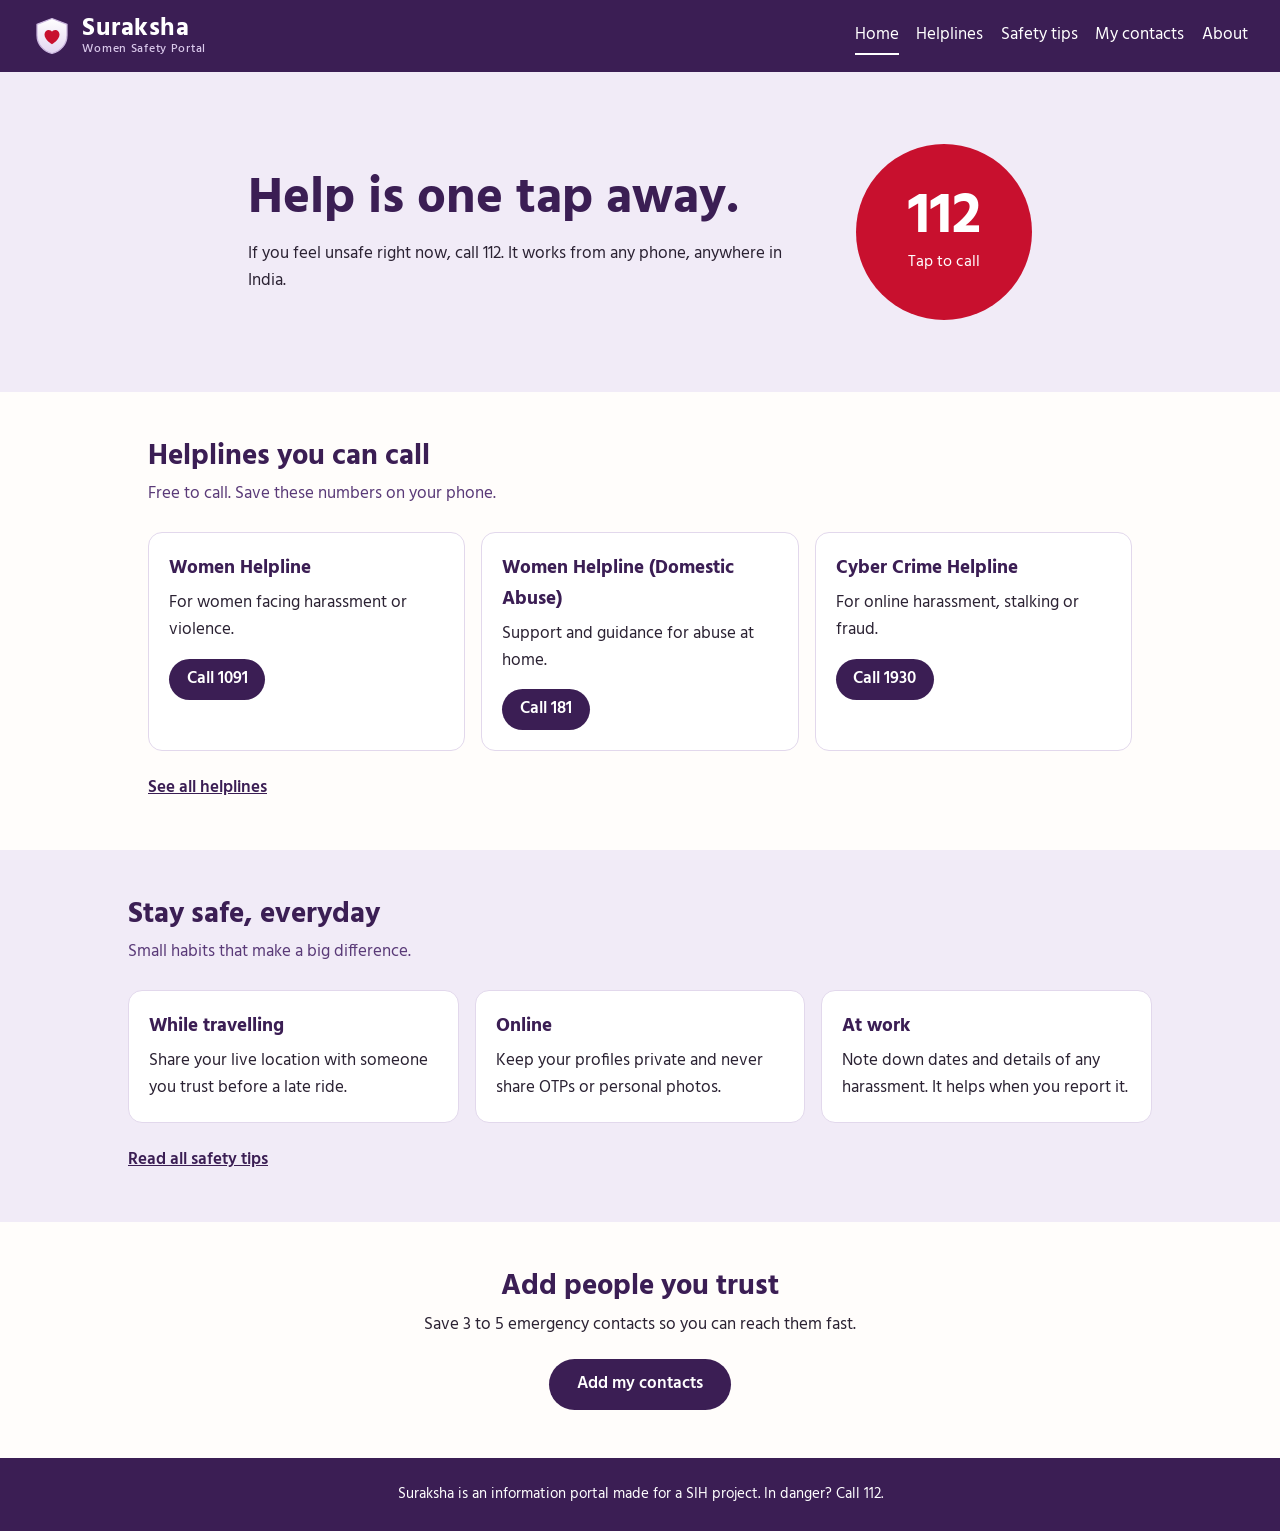
<file: index.html>
<!DOCTYPE html>
<html lang="en">
<head>
  <meta charset="UTF-8">
  <!-- Ye line phone pe sahi size dikhane ke liye zaroori hai -->
  <meta name="viewport" content="width=device-width, initial-scale=1">
  <title>Suraksha | Women Safety Info Portal</title>
  <meta name="description" content="Helpline numbers, safety tips and emergency contacts in one place.">

  <!-- Hind font: English aur Hindi dono ke liye -->
  <link rel="preconnect" href="https://fonts.googleapis.com">
  <link rel="preconnect" href="https://fonts.gstatic.com" crossorigin>
  <link href="https://fonts.googleapis.com/css2?family=Hind:wght@400;500;600;700&display=swap" rel="stylesheet">
  <link rel="stylesheet" href="style.css">
</head>
<body>

  <!-- ===== HEADER / NAVBAR ===== -->
  <header class="site-header">

  <!-- Logo: sabse left mein, nav ke BAHAR -->
  <a href="index.html" class="logo" aria-label="Suraksha home">
    <img src="images/logo.svg" alt="" width="40" height="40">
    <span class="logo-text">
      <span class="logo-name">Suraksha</span>
      <span class="logo-tag">Women Safety Portal</span>
    </span>
  </a>

  <!-- Sirf 5 links nav ke andar -->
  <nav class="nav" aria-label="Main">
    <a href="index.html" class="active">Home</a>
    <a href="helplines.html">Helplines</a>
    <a href="tips.html">Safety tips</a>
    <a href="contacts.html">My contacts</a>
    <a href="about.html">About</a>
  </nav>

</header>

  <main>

    <!-- ===== HERO: sabse zaroori cheez, emergency button ===== -->
    <section class="hero">
      <div class="hero-text">
        <h1>Help is one tap away.</h1>
        <p>If you feel unsafe right now, call 112. It works from any phone, anywhere in India.</p>
      </div>

      <!-- tel: link phone pe seedha dialer khol deta hai -->
      <a href="tel:112" class="sos" aria-label="Call emergency number 112">
        <span class="sos-number">112</span>
        <span class="sos-label">Tap to call</span>
      </a>
    </section>

    <!-- ===== QUICK HELPLINES ===== -->
    <section class="section">
      <h2>Helplines you can call</h2>
      <p class="section-intro">Free to call. Save these numbers on your phone.</p>

      <div class="grid">
        <article class="card">
          <h3>Women Helpline</h3>
          <p>For women facing harassment or violence.</p>
          <a class="call-link" href="tel:1091">Call 1091</a>
        </article>

        <article class="card">
          <h3>Women Helpline (Domestic Abuse)</h3>
          <p>Support and guidance for abuse at home.</p>
          <a class="call-link" href="tel:181">Call 181</a>
        </article>

        <article class="card">
          <h3>Cyber Crime Helpline</h3>
          <p>For online harassment, stalking or fraud.</p>
          <a class="call-link" href="tel:1930">Call 1930</a>
        </article>
      </div>

      <p class="more"><a href="helplines.html">See all helplines</a></p>
    </section>

    <!-- ===== SAFETY TIPS PREVIEW ===== -->
    <section class="section section-tint">
      <h2>Stay safe, everyday</h2>
      <p class="section-intro">Small habits that make a big difference.</p>

      <div class="grid">
        <article class="card">
          <h3>While travelling</h3>
          <p>Share your live location with someone you trust before a late ride.</p>
        </article>

        <article class="card">
          <h3>Online</h3>
          <p>Keep your profiles private and never share OTPs or personal photos.</p>
        </article>

        <article class="card">
          <h3>At work</h3>
          <p>Note down dates and details of any harassment. It helps when you report it.</p>
        </article>
      </div>

      <p class="more"><a href="tips.html">Read all safety tips</a></p>
    </section>

    <!-- ===== EMERGENCY CONTACTS CALL-TO-ACTION ===== -->
    <section class="section cta">
      <h2>Add people you trust</h2>
      <p>Save 3 to 5 emergency contacts so you can reach them fast.</p>
      <a href="contacts.html" class="button">Add my contacts</a>
    </section>

  </main>

  <!-- ===== FOOTER ===== -->
  <footer class="site-footer">
    <p>Suraksha is an information portal made for a SIH project. In danger? Call 112.</p>
  </footer>

  <script src="script.js"></script>

</body>
</html>
</file>
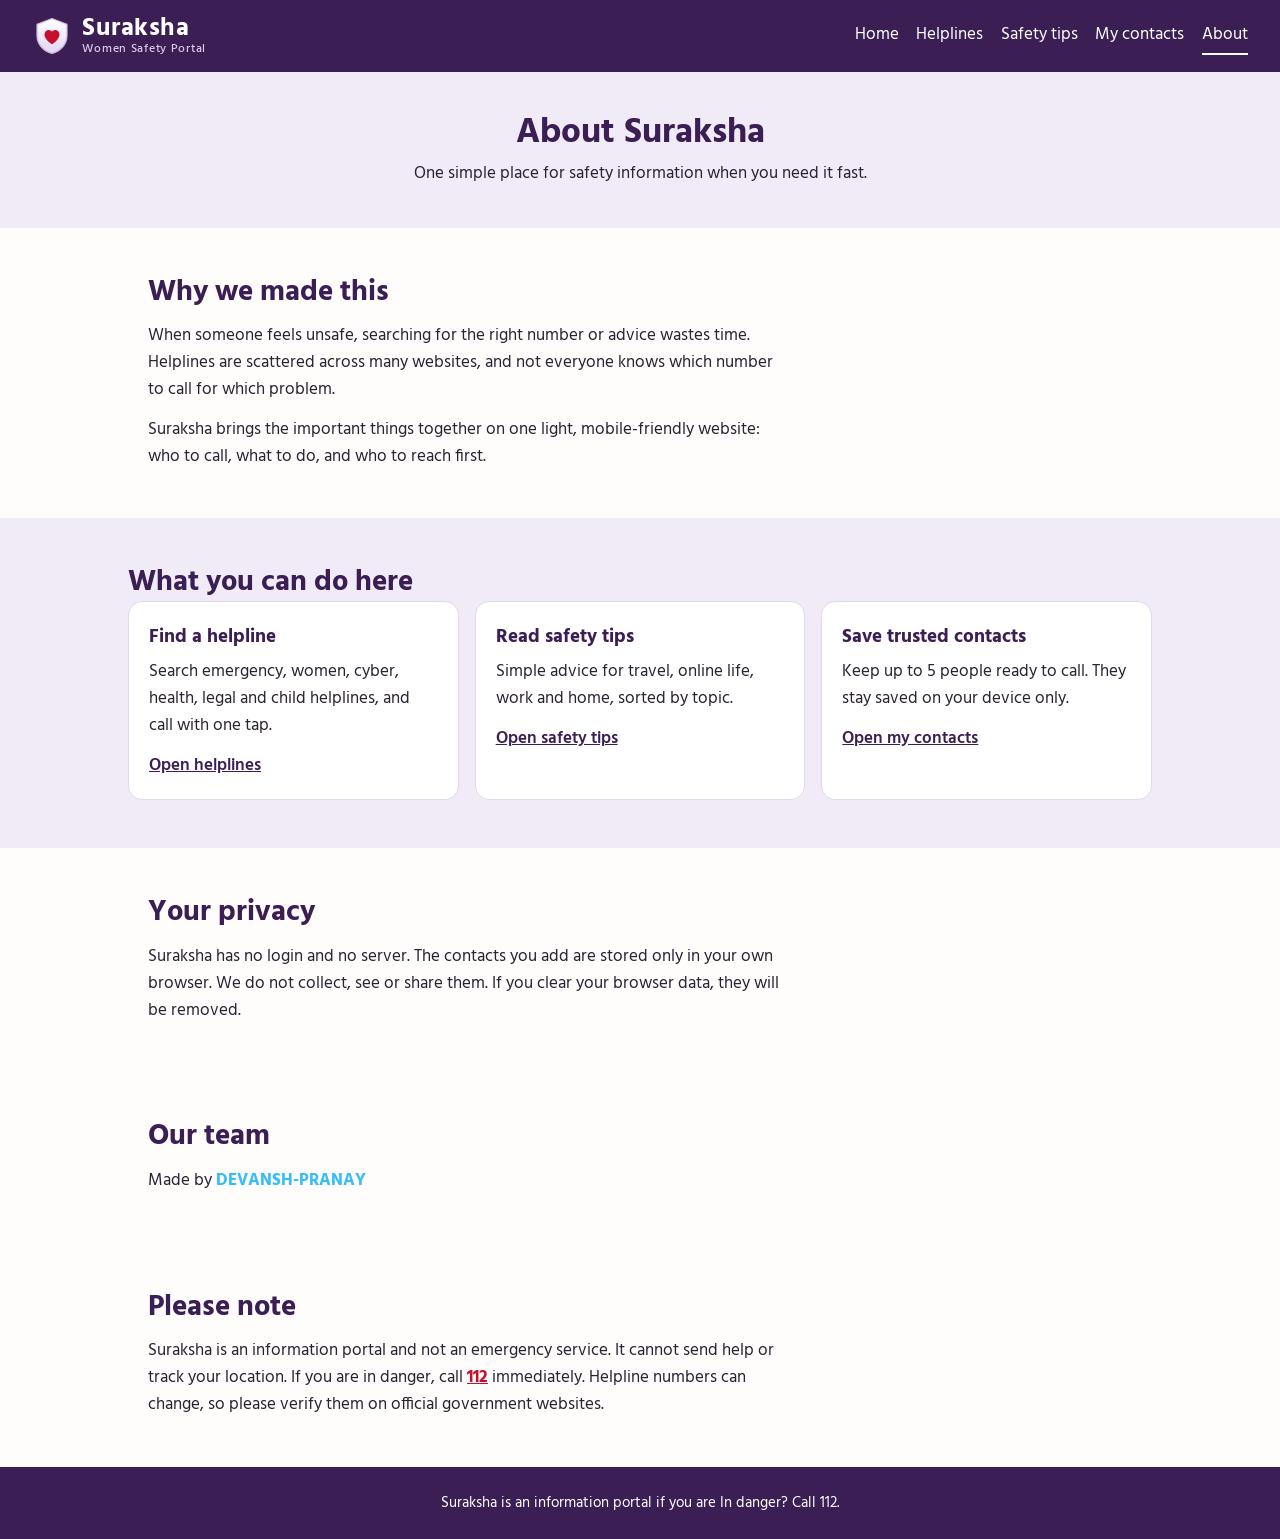
<file: about.html>
<!DOCTYPE html>
<html lang="en">
<head>
  <meta charset="UTF-8">
  <meta name="viewport" content="width=device-width, initial-scale=1">
  <title>About | Suraksha</title>
  <meta name="description" content="About Suraksha, a women safety information portal.">

  <link rel="preconnect" href="https://fonts.googleapis.com">
  <link rel="preconnect" href="https://fonts.gstatic.com" crossorigin>
  <link href="https://fonts.googleapis.com/css2?family=Hind:wght@400;500;600;700&display=swap" rel="stylesheet">
  <link rel="stylesheet" href="style.css">
</head>
<body>

<header class="site-header">

  <!-- Logo: sabse left mein, nav ke BAHAR -->
  <a href="about.html" class="logo" aria-label="Suraksha home">
    <img src="images/logo.svg" alt="" width="40" height="40">
    <span class="logo-text">
      <span class="logo-name">Suraksha</span>
      <span class="logo-tag">Women Safety Portal</span>
    </span>
  </a>

  <!-- Sirf 5 links nav ke andar -->
  <nav class="nav" aria-label="Main">
    <a href="index.html">Home</a>
    <a href="helplines.html">Helplines</a>
    <a href="tips.html">Safety tips</a>
    <a href="contacts.html">My contacts</a>
    <a href="about.html"class="active">About</a>
  </nav>

</header>

  <main>
    <section class="page-head">
      <h1>About Suraksha</h1>
      <p>One simple place for safety information when you need it fast.</p>
    </section>

    <!-- ===== PROBLEM aur PURPOSE ===== -->
    <section class="section prose">
      <h2>Why we made this</h2>
      <p>
        When someone feels unsafe, searching for the right number or advice wastes time.
        Helplines are scattered across many websites, and not everyone knows which number to call for which problem.
      </p>
      <p>
        Suraksha brings the important things together on one light, mobile-friendly website:
        who to call, what to do, and who to reach first.
      </p>
    </section>

    <!-- ===== KYA KYA HAI ===== -->
    <section class="section section-tint">
      <h2>What you can do here</h2>

      <div class="grid">
        <article class="card">
          <h3>Find a helpline</h3>
          <p>Search emergency, women, cyber, health, legal and child helplines, and call with one tap.</p>
          <a class="more-link" href="helplines.html">Open helplines</a>
        </article>

        <article class="card">
          <h3>Read safety tips</h3>
          <p>Simple advice for travel, online life, work and home, sorted by topic.</p>
          <a class="more-link" href="tips.html">Open safety tips</a>
        </article>

        <article class="card">
          <h3>Save trusted contacts</h3>
          <p>Keep up to 5 people ready to call. They stay saved on your device only.</p>
          <a class="more-link" href="contacts.html">Open my contacts</a>
        </article>
      </div>
    </section>

    <!-- ===== PRIVACY ===== -->
    <section class="section prose">
      <h2>Your privacy</h2>
      <p>
        Suraksha has no login and no server. The contacts you add are stored only in your own browser.
        We do not collect, see or share them. If you clear your browser data, they will be removed.
      </p>
    </section>

    
    <!-- ===== TEAM ===== -->
    <section class="section prose">
      <h2>Our team</h2>
      <!-- Yahan apni team ka naam, college aur SIH problem statement ID likho -->
      <p>
        Made by <span style="color: #38bdf8; font-weight: bold;">DEVANSH-PRANAY</span>
      </p>
    </section>

    <!-- ===== DISCLAIMER ===== -->
    <section class="section prose disclaimer">
      <h2>Please note</h2>
      <p>
        Suraksha is an information portal and not an emergency service. It cannot send help or track your location.
        If you are in danger, call <a href="tel:112">112</a> immediately.
        Helpline numbers can change, so please verify them on official government websites.
      </p>
    </section>
  </main>

  <footer class="site-footer">
    <p>Suraksha is an information portal if you are In danger? Call 112.</p>
  </footer>

</body>
</html>
</file>
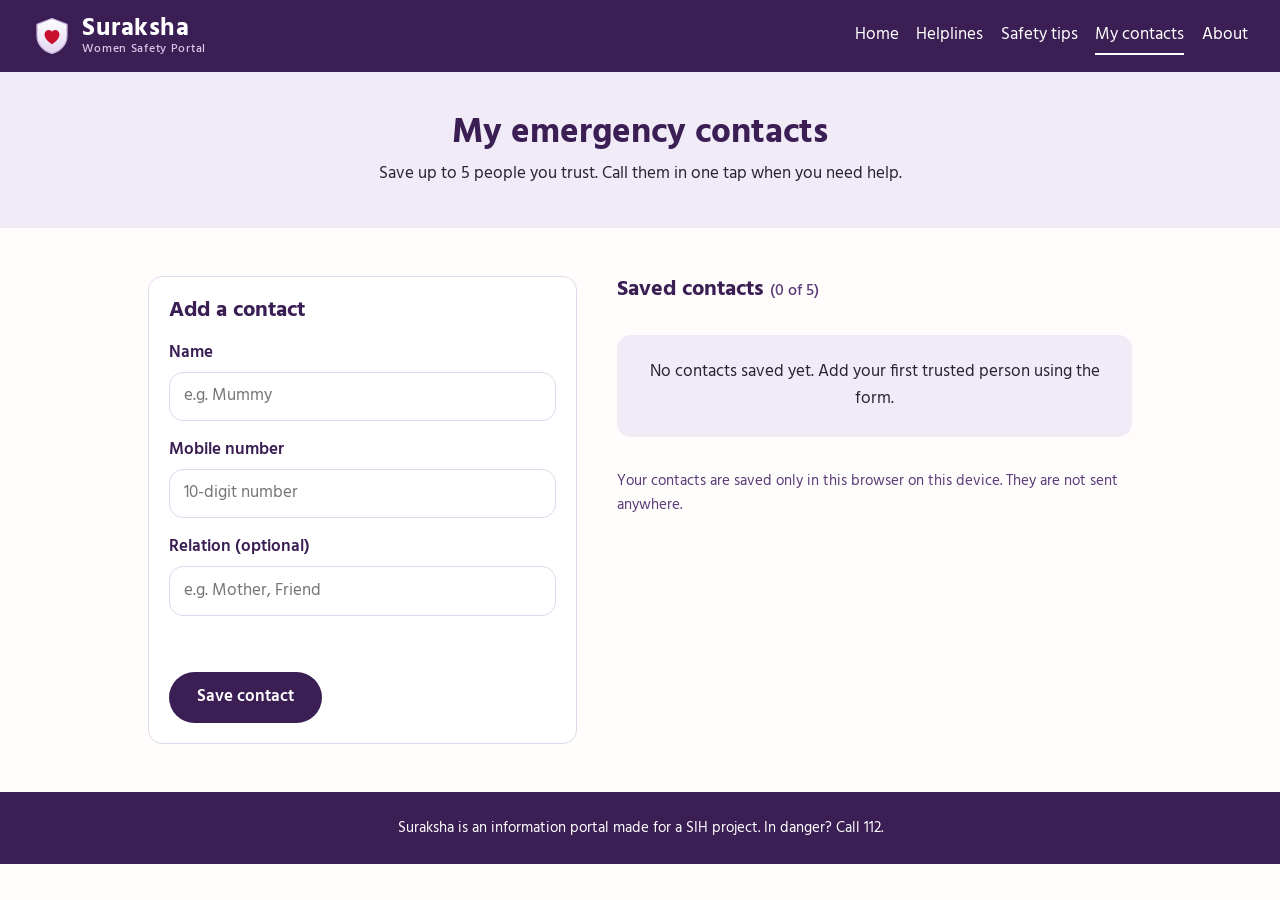
<file: contacts.html>
<!DOCTYPE html>
<html lang="en">
<head>
  <meta charset="UTF-8">
  <meta name="viewport" content="width=device-width, initial-scale=1">
  <title>My contacts | Suraksha</title>
  <meta name="description" content="Save your trusted emergency contacts and call them in one tap.">

  <link rel="preconnect" href="https://fonts.googleapis.com">
  <link rel="preconnect" href="https://fonts.gstatic.com" crossorigin>
  <link href="https://fonts.googleapis.com/css2?family=Hind:wght@400;500;600;700&display=swap" rel="stylesheet">
  <link rel="stylesheet" href="style.css">
</head>
<body>

  <header class="site-header">

  <!-- Logo: sabse left mein, nav ke BAHAR -->
  <a href="contacts.html" class="logo" aria-label="Suraksha home">
    <img src="images/logo.svg" alt="" width="40" height="40">
    <span class="logo-text">
      <span class="logo-name">Suraksha</span>
      <span class="logo-tag">Women Safety Portal</span>
    </span>
  </a>

  <!-- Sirf 5 links nav ke andar -->
  <nav class="nav" aria-label="Main">
    <a href="index.html">Home</a>
    <a href="helplines.html">Helplines</a>
    <a href="tips.html">Safety tips</a>
    <a href="contacts.html"class="active">My contacts</a>
    <a href="about.html">About</a>
  </nav>

</header>

  <main>
    <section class="page-head">
      <h1>My emergency contacts</h1>
      <p>Save up to 5 people you trust. Call them in one tap when you need help.</p>
    </section>

    <section class="section contacts-layout">

      <!-- Contact add karne ka form -->
      <form id="contact-form" class="contact-form" novalidate>
        <h2>Add a contact</h2>

        <div class="field">
          <label for="name">Name</label>
          <input type="text" id="name" maxlength="40" autocomplete="off" placeholder="e.g. Mummy" required>
        </div>

        <div class="field">
          <label for="phone">Mobile number</label>
          <input type="tel" id="phone" inputmode="numeric" maxlength="15" autocomplete="off" placeholder="10-digit number" required>
        </div>

        <div class="field">
          <label for="relation">Relation (optional)</label>
          <input type="text" id="relation" maxlength="30" autocomplete="off" placeholder="e.g. Mother, Friend">
        </div>

        <!-- Galti hone par yahan message aayega -->
        <p id="form-message" class="form-message" role="alert" aria-live="assertive"></p>

        <button type="submit" class="button">Save contact</button>
      </form>

      <!-- Saved contacts ki list -->
      <div class="contacts-saved">
        <h2>Saved contacts <span id="contact-count" class="count"></span></h2>

        <ul id="contact-list" class="contact-list"></ul>

        <p id="contacts-empty" class="empty">
          No contacts saved yet. Add your first trusted person using the form.
        </p>

        <p class="note">
          Your contacts are saved only in this browser on this device. They are not sent anywhere.
        </p>
      </div>

    </section>
  </main>

  <footer class="site-footer">
    <p>Suraksha is an information portal made for a SIH project. In danger? Call 112.</p>
  </footer>

  <script src="contacts.js"></script>
</body>
</html>
</file>
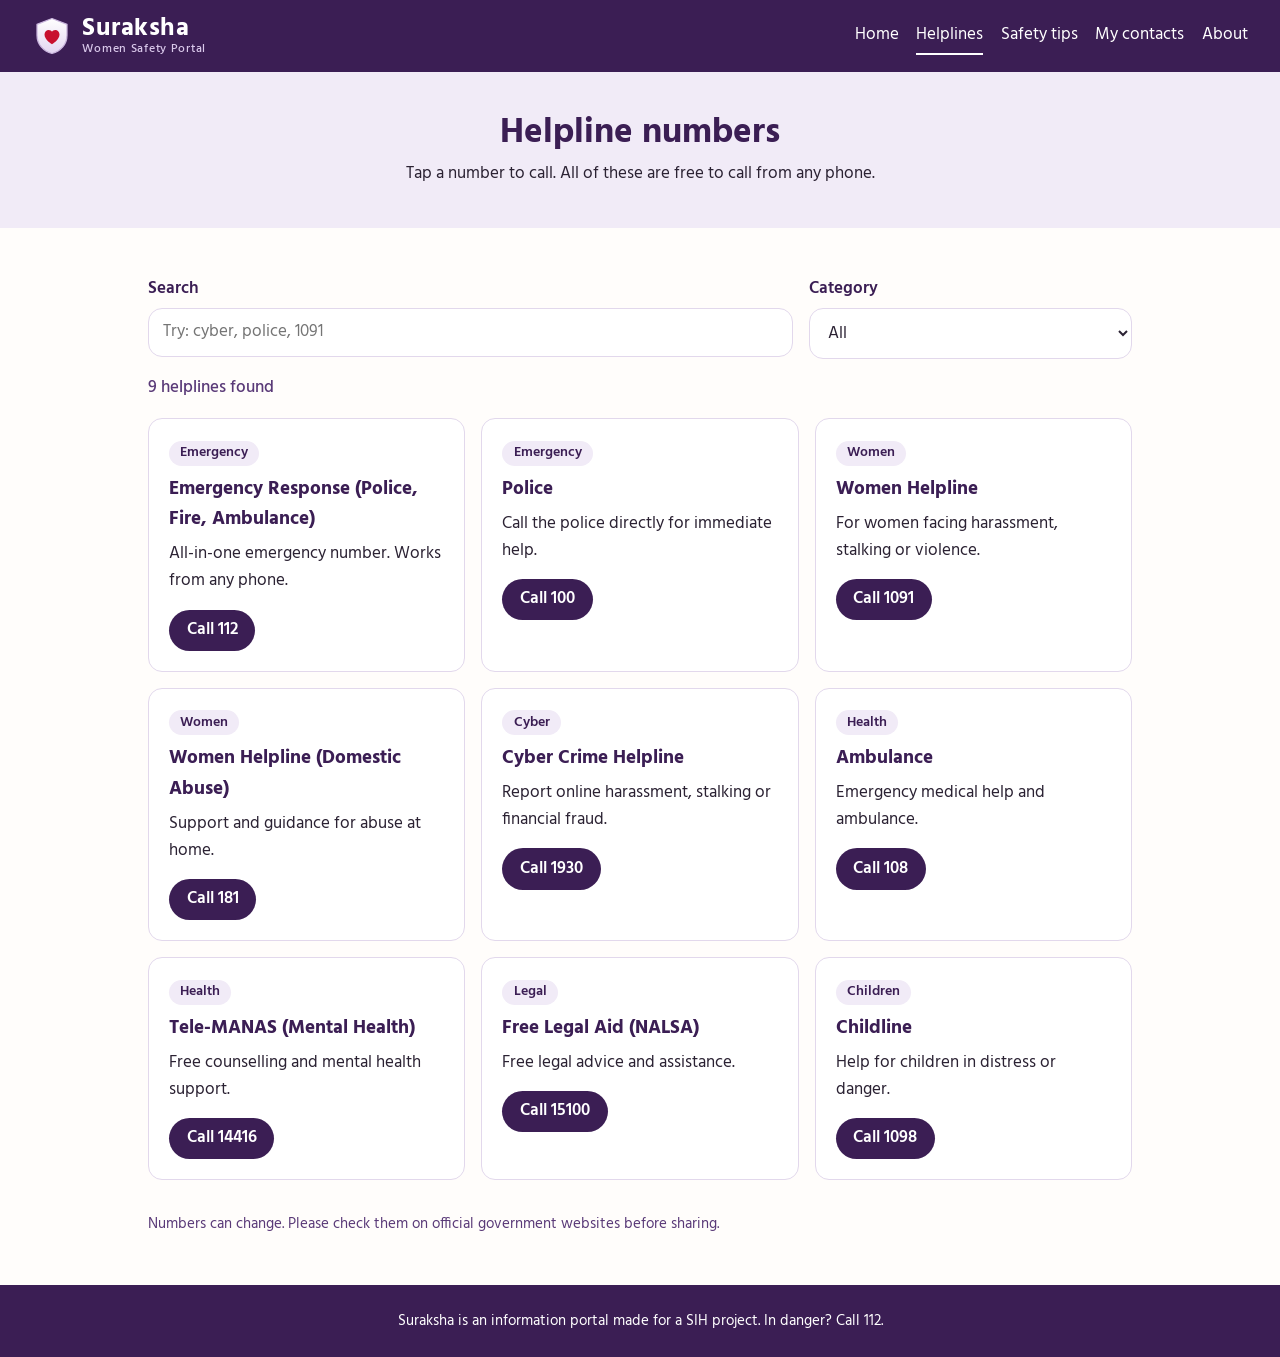
<file: helplines.html>
<!DOCTYPE html>
<html lang="en">
<head>
  <meta charset="UTF-8">
  <meta name="viewport" content="width=device-width, initial-scale=1">
  <title>Helplines | Suraksha</title>
  <meta name="description" content="Search emergency and women safety helpline numbers in India.">

  <link rel="preconnect" href="https://fonts.googleapis.com">
  <link rel="preconnect" href="https://fonts.gstatic.com" crossorigin>
  <link href="https://fonts.googleapis.com/css2?family=Hind:wght@400;500;600;700&display=swap" rel="stylesheet">
  <link rel="stylesheet" href="style.css">
</head>
<body>

  <header class="site-header">

  <!-- Logo: sabse left mein, nav ke BAHAR -->
  <a href="helplines.html" class="logo" aria-label="Suraksha home">
    <img src="images/logo.svg" alt="" width="40" height="40">
    <span class="logo-text">
      <span class="logo-name">Suraksha</span>
      <span class="logo-tag">Women Safety Portal</span>
    </span>
  </a>

  <!-- Sirf 5 links nav ke andar -->
  <nav class="nav" aria-label="Main">
    <a href="index.html">Home</a>
    <a href="helplines.html" class="active">Helplines</a>
    <a href="tips.html">Safety tips</a>
    <a href="contacts.html">My contacts</a>
    <a href="about.html">About</a>
  </nav>

</header>

  <main>
    <section class="page-head">
      <h1>Helpline numbers</h1>
      <p>Tap a number to call. All of these are free to call from any phone.</p>
    </section>

    <section class="section">

      <!-- Search aur filter -->
      <div class="filters">
        <div class="field">
          <label for="search">Search</label>
          <input type="search" id="search" placeholder="Try: cyber, police, 1091">
        </div>

        <div class="field">
          <label for="category">Category</label>
          <select id="category">
            <option value="All">All</option>
            <option value="Emergency">Emergency</option>
            <option value="Women">Women</option>
            <option value="Cyber">Cyber</option>
            <option value="Health">Health</option>
            <option value="Legal">Legal</option>
            <option value="Children">Children</option>
          </select>
        </div>
      </div>

      <!-- Screen reader ko batane ke liye ki kitne results mile -->
      <p id="result-count" class="result-count" aria-live="polite"></p>

      <!-- JavaScript yahan cards daal dega -->
      <div id="helpline-list" class="grid"></div>

      <p id="empty-message" class="empty" hidden>
        No helpline found. Try a different word, or choose All categories.
      </p>

      <p class="note">
        Numbers can change. Please check them on official government websites before sharing.
      </p>
    </section>
  </main>

  <footer class="site-footer">
    <p>Suraksha is an information portal made for a SIH project. In danger? Call 112.</p>
  </footer>

  <script src="script.js"></script>
</body>
</html>
</file>
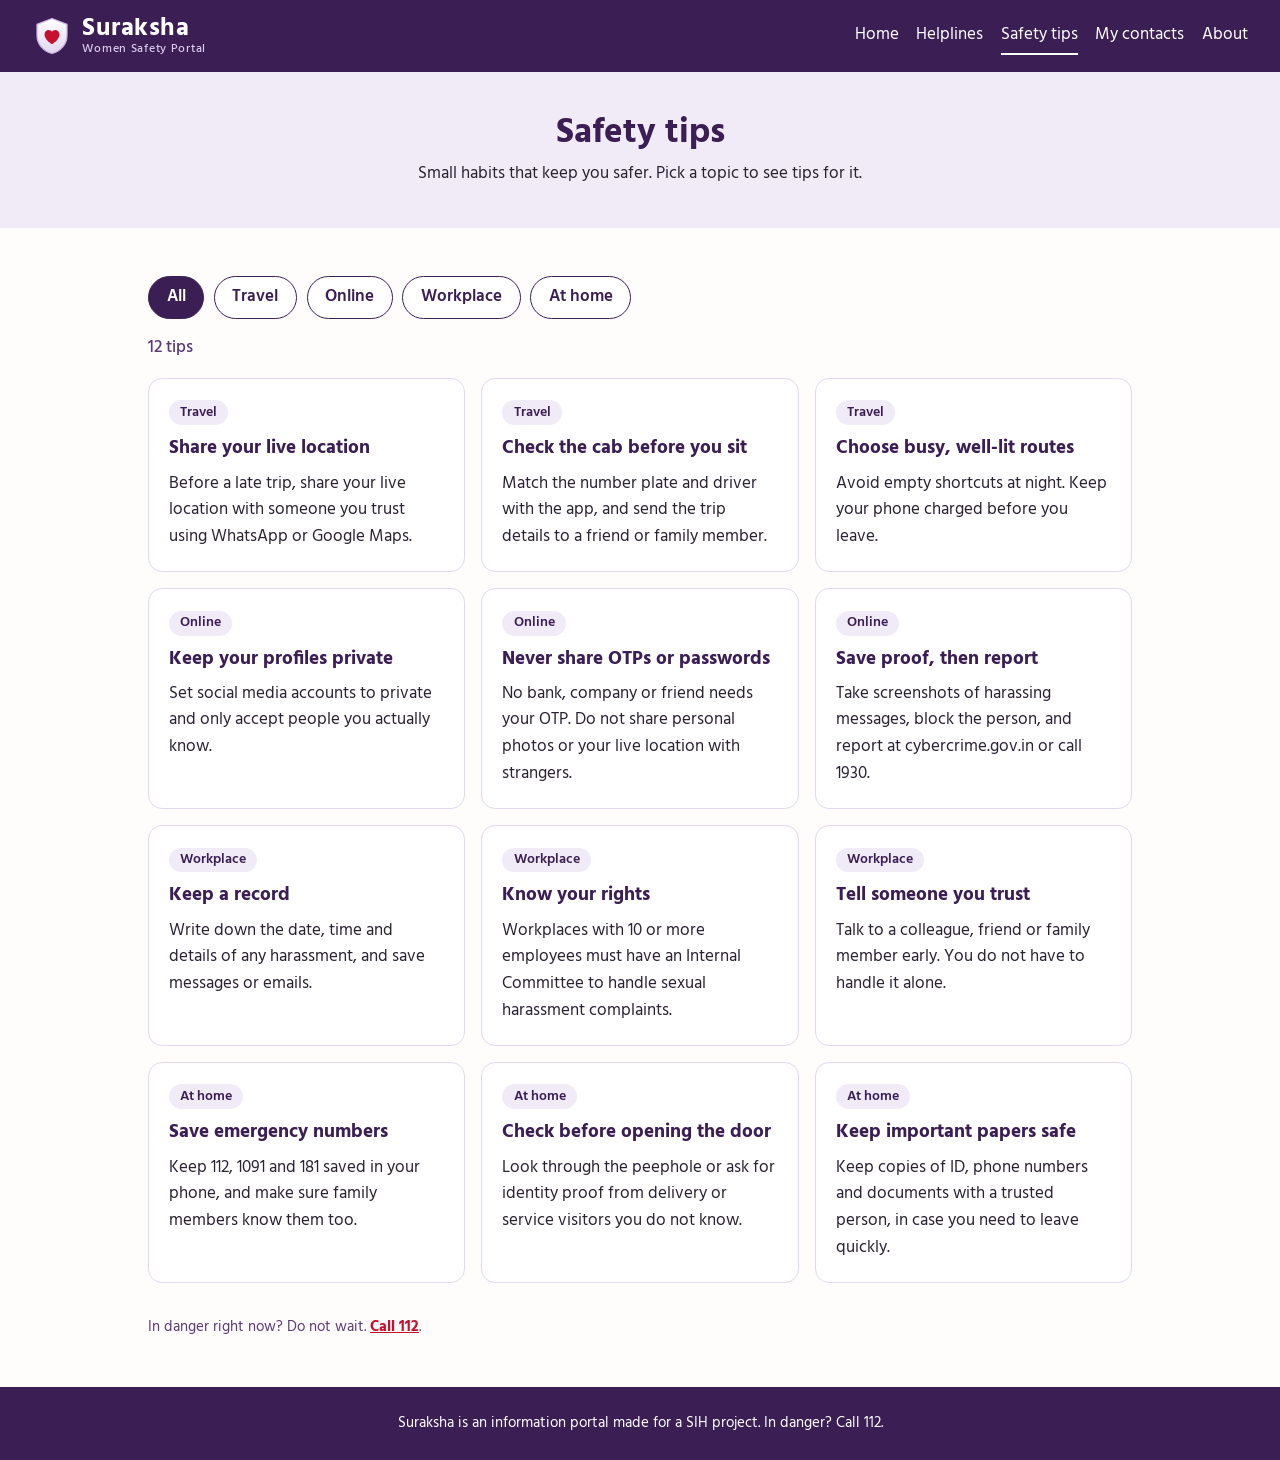
<file: tips.html>
<!DOCTYPE html>
<html lang="en">
<head>
  <meta charset="UTF-8">
  <meta name="viewport" content="width=device-width, initial-scale=1">
  <title>Safety tips | Suraksha</title>
  <meta name="description" content="Simple safety tips for travel, online life, work and home.">

  <link rel="preconnect" href="https://fonts.googleapis.com">
  <link rel="preconnect" href="https://fonts.gstatic.com" crossorigin>
  <link href="https://fonts.googleapis.com/css2?family=Hind:wght@400;500;600;700&display=swap" rel="stylesheet">
  <link rel="stylesheet" href="style.css">
</head>
<body>

<header class="site-header">

  <!-- Logo: sabse left mein, nav ke BAHAR -->
  <a href="tips.html" class="logo" aria-label="Suraksha home">
    <img src="images/logo.svg" alt="" width="40" height="40">
    <span class="logo-text">
      <span class="logo-name">Suraksha</span>
      <span class="logo-tag">Women Safety Portal</span>
    </span>
  </a>

  <!-- Sirf 5 links nav ke andar -->
  <nav class="nav" aria-label="Main">
    <a href="index.html">Home</a>
    <a href="helplines.html">Helplines</a>
    <a href="tips.html"class="active">Safety tips</a>
    <a href="contacts.html">My contacts</a>
    <a href="about.html">About</a>
  </nav>

</header>

  <main>
    <section class="page-head">
      <h1>Safety tips</h1>
      <p>Small habits that keep you safer. Pick a topic to see tips for it.</p>
    </section>

    <section class="section">

      <!-- Filter buttons: JS inhe category ke hisaab se kaam karwata hai -->
      <div class="chips" id="chips" role="group" aria-label="Filter tips by topic">
        <button type="button" class="chip is-active" data-category="All" aria-pressed="true">All</button>
        <button type="button" class="chip" data-category="Travel" aria-pressed="false">Travel</button>
        <button type="button" class="chip" data-category="Online" aria-pressed="false">Online</button>
        <button type="button" class="chip" data-category="Workplace" aria-pressed="false">Workplace</button>
        <button type="button" class="chip" data-category="At home" aria-pressed="false">At home</button>
      </div>

      <p id="tips-count" class="result-count" aria-live="polite"></p>

      <!-- JavaScript yahan tips ke cards daal dega -->
      <div id="tips-list" class="grid"></div>

      <p class="note">
        In danger right now? Do not wait. <a href="tel:112">Call 112</a>.
      </p>
    </section>
  </main>

  <footer class="site-footer">
    <p>Suraksha is an information portal made for a SIH project. In danger? Call 112.</p>
  </footer>

  <script src="tips.js"></script>
</body>
</html>
</file>
<file: style.css>
/* ===== COLORS aur settings ek jagah (CSS variables) =====
   Rang badalna ho toh sirf yahin badlo, poori site badal jayegi */
:root {
  --plum: #3b1e54;        /* main dark color */
  --plum-soft: #5a3a78;
  --lilac: #f1ebf7;       /* light background */
  --paper: #fffdfb;       /* page background */
  --sos: #c8102e;         /* emergency red */
  --sos-dark: #9e0c24;
  --text: #2b2233;
  --line: #e2d8ec;
  --radius: 14px;
}

/* ===== RESET: har browser ki default spacing hatao ===== */
* {
  box-sizing: border-box;
  margin: 0;
  padding: 0;
}

body {
  font-family: "Hind", system-ui, -apple-system, "Segoe UI", sans-serif;
  background: var(--paper);
  color: var(--text);
  line-height: 1.6;
  font-size: 1.05rem;
}

a {
  color: inherit;
}

/* Keyboard se navigate karne wale ko focus dikhe */
a:focus-visible {
  outline: 3px solid var(--plum-soft);
  outline-offset: 3px;
}

/* ===== HEADER / NAVBAR ===== */
.site-header {
  display: flex;
  flex-wrap: wrap;            /* chhoti screen pe niche aa jaye */
  justify-content: space-between;
  align-items: center;
  gap: 0.5rem 1.5rem;
  padding: 1rem 1.25rem;
  background: var(--plum);
  color: #fff;
}

.logo {
  font-size: 1.5rem;
  font-weight: 700;
  text-decoration: none;
}

.nav {
  display: flex;
  flex-wrap: wrap;
  gap: 0.25rem 1.1rem;
}

.nav a {
  text-decoration: none;
  padding: 0.25rem 0;
  border-bottom: 2px solid transparent;
}

.nav a:hover,
.nav a.active {
  border-bottom-color: #fff;
}

.site-header a:focus-visible {
  outline-color: #fff;
}

/* ===== HERO ===== */
.hero {
  display: flex;
  flex-direction: column;     /* mobile pe upar-neeche */
  align-items: center;
  text-align: center;
  gap: 2rem;
  padding: 3rem 1.25rem;
  background: var(--lilac);
}

.hero-text {
  max-width: 34rem;
}

.hero h1 {
  font-size: 2.4rem;
  line-height: 1.15;
  color: var(--plum);
  margin-bottom: 0.75rem;
}

/* Bada red emergency button */
.sos {
  display: flex;
  flex-direction: column;
  align-items: center;
  justify-content: center;
  width: 11rem;
  height: 11rem;
  border-radius: 50%;
  background: var(--sos);
  color: #fff;
  text-decoration: none;
  box-shadow: 0 0 0 0 rgba(200, 16, 46, 0.5);
  animation: pulse 2.4s infinite;
}

.sos:hover {
  background: var(--sos-dark);
}

.sos:focus-visible {
  outline-color: var(--plum);
  outline-offset: 6px;
}

.sos-number {
  font-size: 3.6rem;
  font-weight: 700;
  line-height: 1;
}

.sos-label {
  font-size: 1rem;
  margin-top: 0.25rem;
}

/* Halka sa pulse effect, sirf button pe */
@keyframes pulse {
  70%  { box-shadow: 0 0 0 22px rgba(200, 16, 46, 0); }
  100% { box-shadow: 0 0 0 0 rgba(200, 16, 46, 0); }
}

/* Jinko animation pasand nahi (settings mein off), unke liye band */
@media (prefers-reduced-motion: reduce) {
  .sos {
    animation: none;
  }
}

/* ===== SECTIONS ===== */
.section {
  padding: 3rem 1.25rem;
  max-width: 64rem;
  margin: 0 auto;
}

.section-tint {
  max-width: none;
  background: var(--lilac);
}

/* tint section ke andar content center rakhne ke liye */
.section-tint > * {
  max-width: 64rem;
  margin-left: auto;
  margin-right: auto;
}

.section h2 {
  font-size: 1.8rem;
  color: var(--plum);
  line-height: 1.2;
}

.section-intro {
  margin: 0.4rem auto 1.5rem;
  color: var(--plum-soft);
}

/* ===== CARDS ===== */
.grid {
  display: grid;
  grid-template-columns: 1fr;   /* mobile: ek column */
  gap: 1rem;
}

.card {
  background: #fff;
  border: 1px solid var(--line);
  border-radius: var(--radius);
  padding: 1.25rem;
}

.card h3 {
  font-size: 1.2rem;
  color: var(--plum);
  margin-bottom: 0.4rem;
}

.call-link {
  display: inline-block;
  margin-top: 0.9rem;
  padding: 0.45rem 1.1rem;
  border-radius: 999px;
  background: var(--plum);
  color: #fff;
  font-weight: 600;
  text-decoration: none;
}

.call-link:hover {
  background: var(--plum-soft);
}

.more {
  margin-top: 1.5rem;
  font-weight: 600;
}

.more a {
  color: var(--plum);
}

/* ===== CALL TO ACTION ===== */
.cta {
  text-align: center;
}

.cta p {
  margin: 0.5rem 0 1.25rem;
}

.button {
  display: inline-block;
  padding: 0.75rem 1.75rem;
  border-radius: 999px;
  background: var(--plum);
  color: #fff;
  font-weight: 600;
  text-decoration: none;
}

.button:hover {
  background: var(--plum-soft);
}

/* ===== FOOTER ===== */
.site-footer {
  padding: 1.5rem 1.25rem;
  background: var(--plum);
  color: #fff;
  text-align: center;
  font-size: 0.95rem;
}

/* ===== BADI SCREEN (tablet / laptop) ===== */
@media (min-width: 48rem) {
  .hero {
    flex-direction: row;        /* text left, button right */
    justify-content: center;
    text-align: left;
    gap: 4rem;
    padding: 4.5rem 2rem;
  }

  .hero h1 {
    font-size: 3.2rem;
  }

  .grid {
    grid-template-columns: repeat(3, 1fr);  /* teen column */
  }

  .site-header {
    padding: 1rem 2rem;
  }
}

/* ===== HELPLINES PAGE ===== */
.page-head {
  padding: 2.5rem 1.25rem;
  background: var(--lilac);
  text-align: center;
}

.page-head h1 {
  font-size: 2.2rem;
  color: var(--plum);
  line-height: 1.2;
  margin-bottom: 0.4rem;
}

/* Search box aur dropdown */
.filters {
  display: flex;
  flex-direction: column;
  gap: 1rem;
  margin-bottom: 1rem;
}

.field {
  display: flex;
  flex-direction: column;
  gap: 0.3rem;
  flex: 1;
}

.field label {
  font-weight: 600;
  color: var(--plum);
}

.field input,
.field select {
  font: inherit;
  padding: 0.65rem 0.85rem;
  border: 1.5px solid var(--line);
  border-radius: var(--radius);
  background: #fff;
  color: var(--text);
}

.field input:focus-visible,
.field select:focus-visible {
  outline: 3px solid var(--plum-soft);
  outline-offset: 2px;
}

.result-count {
  margin-bottom: 1rem;
  color: var(--plum-soft);
  font-weight: 500;
}

/* Category ka chhota label card ke upar */
.tag {
  display: inline-block;
  margin-bottom: 0.5rem;
  padding: 0.1rem 0.7rem;
  border-radius: 999px;
  background: var(--lilac);
  color: var(--plum);
  font-size: 0.85rem;
  font-weight: 600;
}

.empty {
  padding: 1.5rem;
  text-align: center;
  background: var(--lilac);
  border-radius: var(--radius);
}

.note {
  margin-top: 2rem;
  font-size: 0.95rem;
  color: var(--plum-soft);
}

@media (min-width: 48rem) {
  .filters {
    flex-direction: row;
  }

  .field:first-child {
    flex: 2;
  }
}

/* ===== TIPS PAGE: filter buttons ===== */
.chips {
  display: flex;
  flex-wrap: wrap;
  gap: 0.6rem;
  margin-bottom: 1rem;
}

.chip {
  font: inherit;
  font-weight: 600;
  padding: 0.45rem 1.1rem;
  border: 1.5px solid var(--plum);
  border-radius: 999px;
  background: #fff;
  color: var(--plum);
  cursor: pointer;
}

.chip:hover {
  background: var(--lilac);
}

/* Jo button selected hai */
.chip.is-active {
  background: var(--plum);
  color: #fff;
}

.chip:focus-visible {
  outline: 3px solid var(--plum-soft);
  outline-offset: 2px;
}

.note a {
  color: var(--sos);
  font-weight: 700;
}

/* ===== CONTACTS PAGE ===== */
.contacts-layout {
  display: grid;
  grid-template-columns: 1fr;
  gap: 2rem;
}

.contact-form,
.contacts-saved {
  min-width: 0;
}

.contact-form {
  display: flex;
  flex-direction: column;
  gap: 1rem;
  padding: 1.25rem;
  background: #fff;
  border: 1px solid var(--line);
  border-radius: var(--radius);
  align-self: start;
}

.contact-form h2,
.contacts-saved h2 {
  font-size: 1.4rem;
  color: var(--plum);
}

.contact-form .button {
  border: 0;
  font: inherit;
  font-weight: 600;
  cursor: pointer;
  align-self: flex-start;
}

.form-message {
  min-height: 1.5rem;
  color: var(--sos);
  font-weight: 600;
}

.count {
  font-size: 1rem;
  font-weight: 500;
  color: var(--plum-soft);
}

.contact-list {
  list-style: none;
  display: flex;
  flex-direction: column;
  gap: 0.8rem;
  margin-top: 1rem;
}

.contact-item {
  display: flex;
  flex-wrap: wrap;
  justify-content: space-between;
  align-items: center;
  gap: 0.75rem;
  padding: 1rem 1.1rem;
  background: #fff;
  border: 1px solid var(--line);
  border-radius: var(--radius);
}

.contact-info {
  display: flex;
  flex-direction: column;
  min-width: 0;
  overflow-wrap: anywhere;
}

.contact-info strong {
  font-size: 1.15rem;
  color: var(--plum);
}

.contact-actions {
  display: flex;
  align-items: center;
  gap: 0.6rem;
}

.contact-actions .call-link {
  margin-top: 0;
}

.delete-btn {
  font: inherit;
  font-weight: 600;
  padding: 0.45rem 1.1rem;
  border: 1.5px solid var(--sos);
  border-radius: 999px;
  background: #fff;
  color: var(--sos);
  cursor: pointer;
}

.delete-btn:hover {
  background: var(--sos);
  color: #fff;
}

.delete-btn:focus-visible {
  outline: 3px solid var(--plum-soft);
  outline-offset: 2px;
}

.contacts-saved .empty {
  margin-top: 1rem;
}

/* hidden attribute ko CSS se dabne se bachao */
[hidden] {
  display: none !important;
}

@media (min-width: 48rem) {
  .contacts-layout {
    grid-template-columns: 1fr 1.2fr;
    gap: 2.5rem;
  }
}

/* ===== ABOUT PAGE ===== */
/* Lambi paragraph wali sections: line chhoti rakho taaki padhna aasan ho */
.prose p {
  max-width: 40rem;
  margin-top: 0.8rem;;
}

.prose a,
.card .more-link {
  color: var(--plum);
  font-weight: 600;
}

.card .more-link {
  display: inline-block;
  margin-top: 0.8rem;
}

.tech-list {
  list-style: none;
  display: flex;
  flex-direction: column;
  gap: 0.6rem;
}

.tech-list li {
  padding: 0.7rem 1rem;
  background: #fff;
  border: 1px solid var(--line);
  border-radius: var(--radius);
}

.tech-list strong {
  color: var(--plum);
}

.disclaimer a {
  color: var(--sos);
  font-weight: 700;
}
.logo {
  display: flex;
  align-items: center;
  gap: 0.65rem;
}
.logo img {
  display: block;
  flex-shrink: 0;
}
.logo-text {
  display: flex;
  flex-direction: column;
  line-height: 1.1;
}
.logo-name {
  font-size: 1.55rem;
  font-weight: 700;
  letter-spacing: 0.02em;
}
.logo-tag {
  font-size: 0.75rem;
  font-weight: 500;
  letter-spacing: 0.06em;
  color: #d9c8ea;
}
</file>
